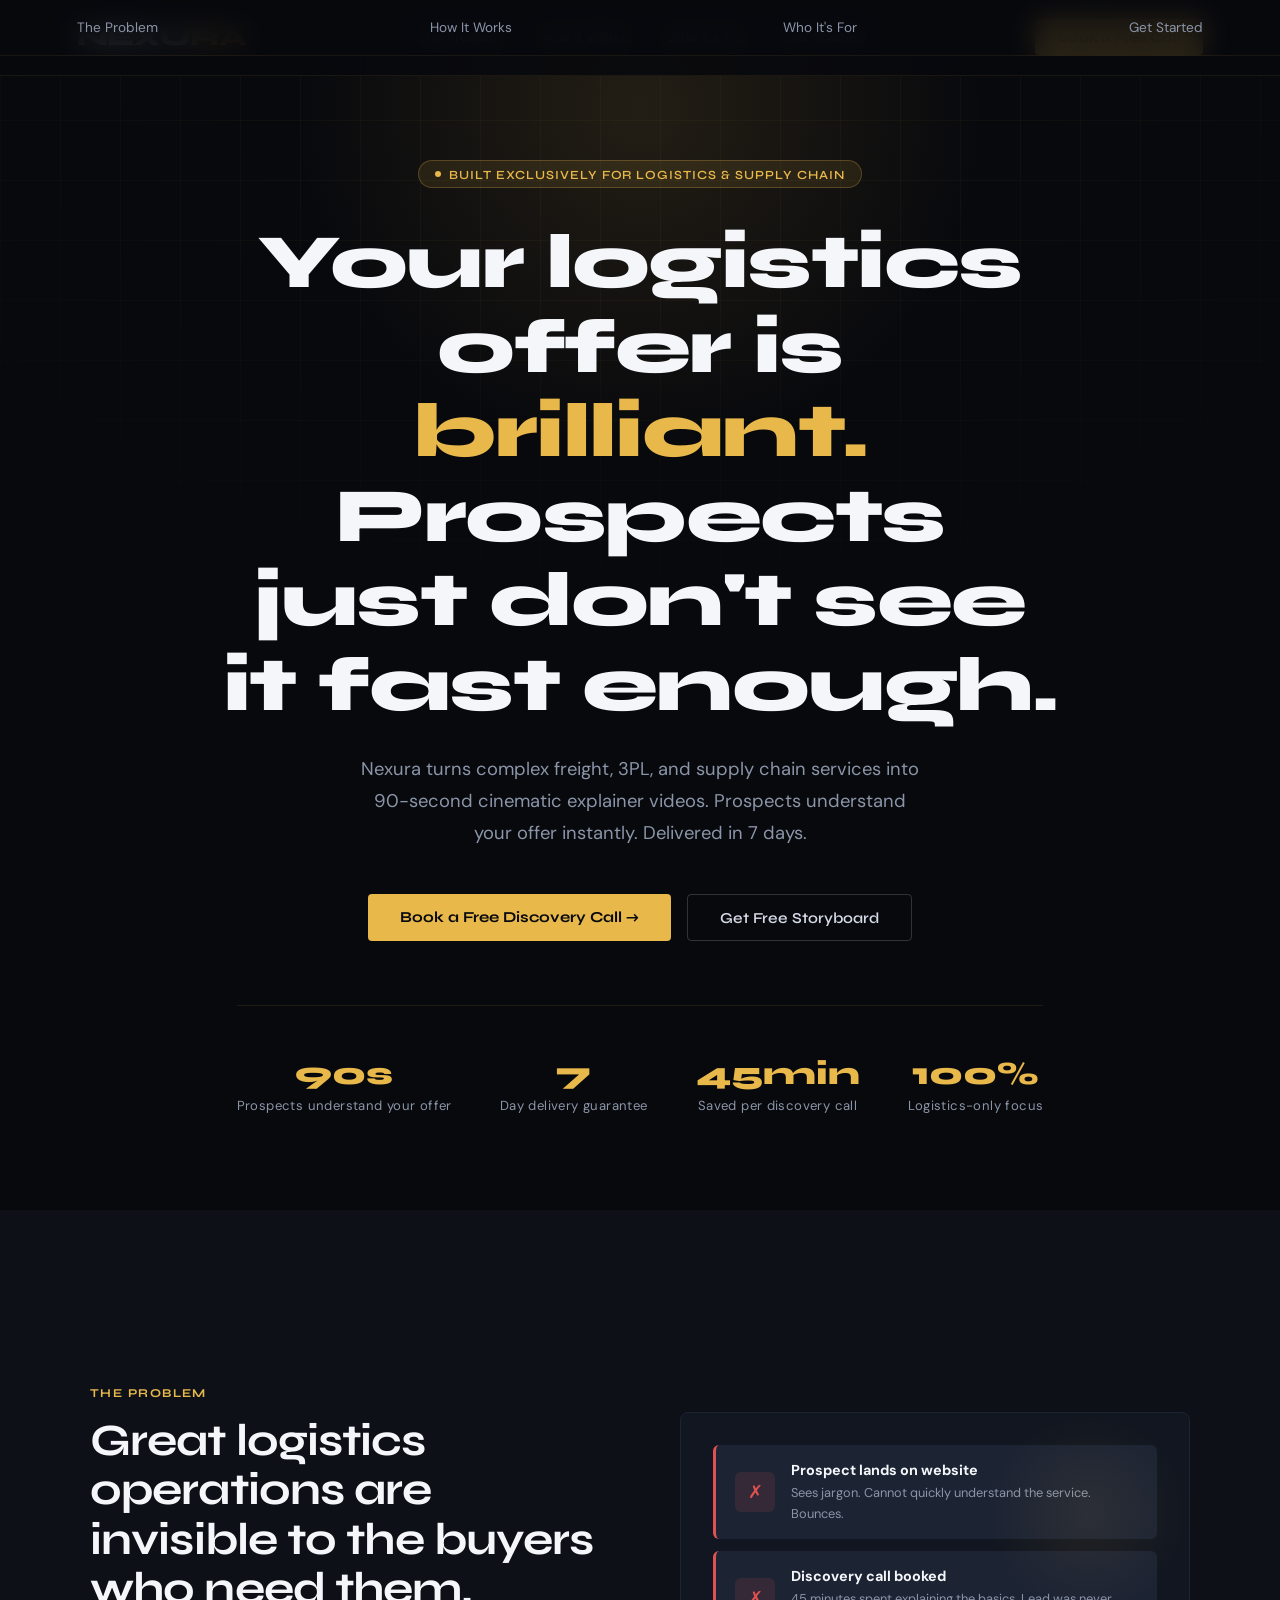
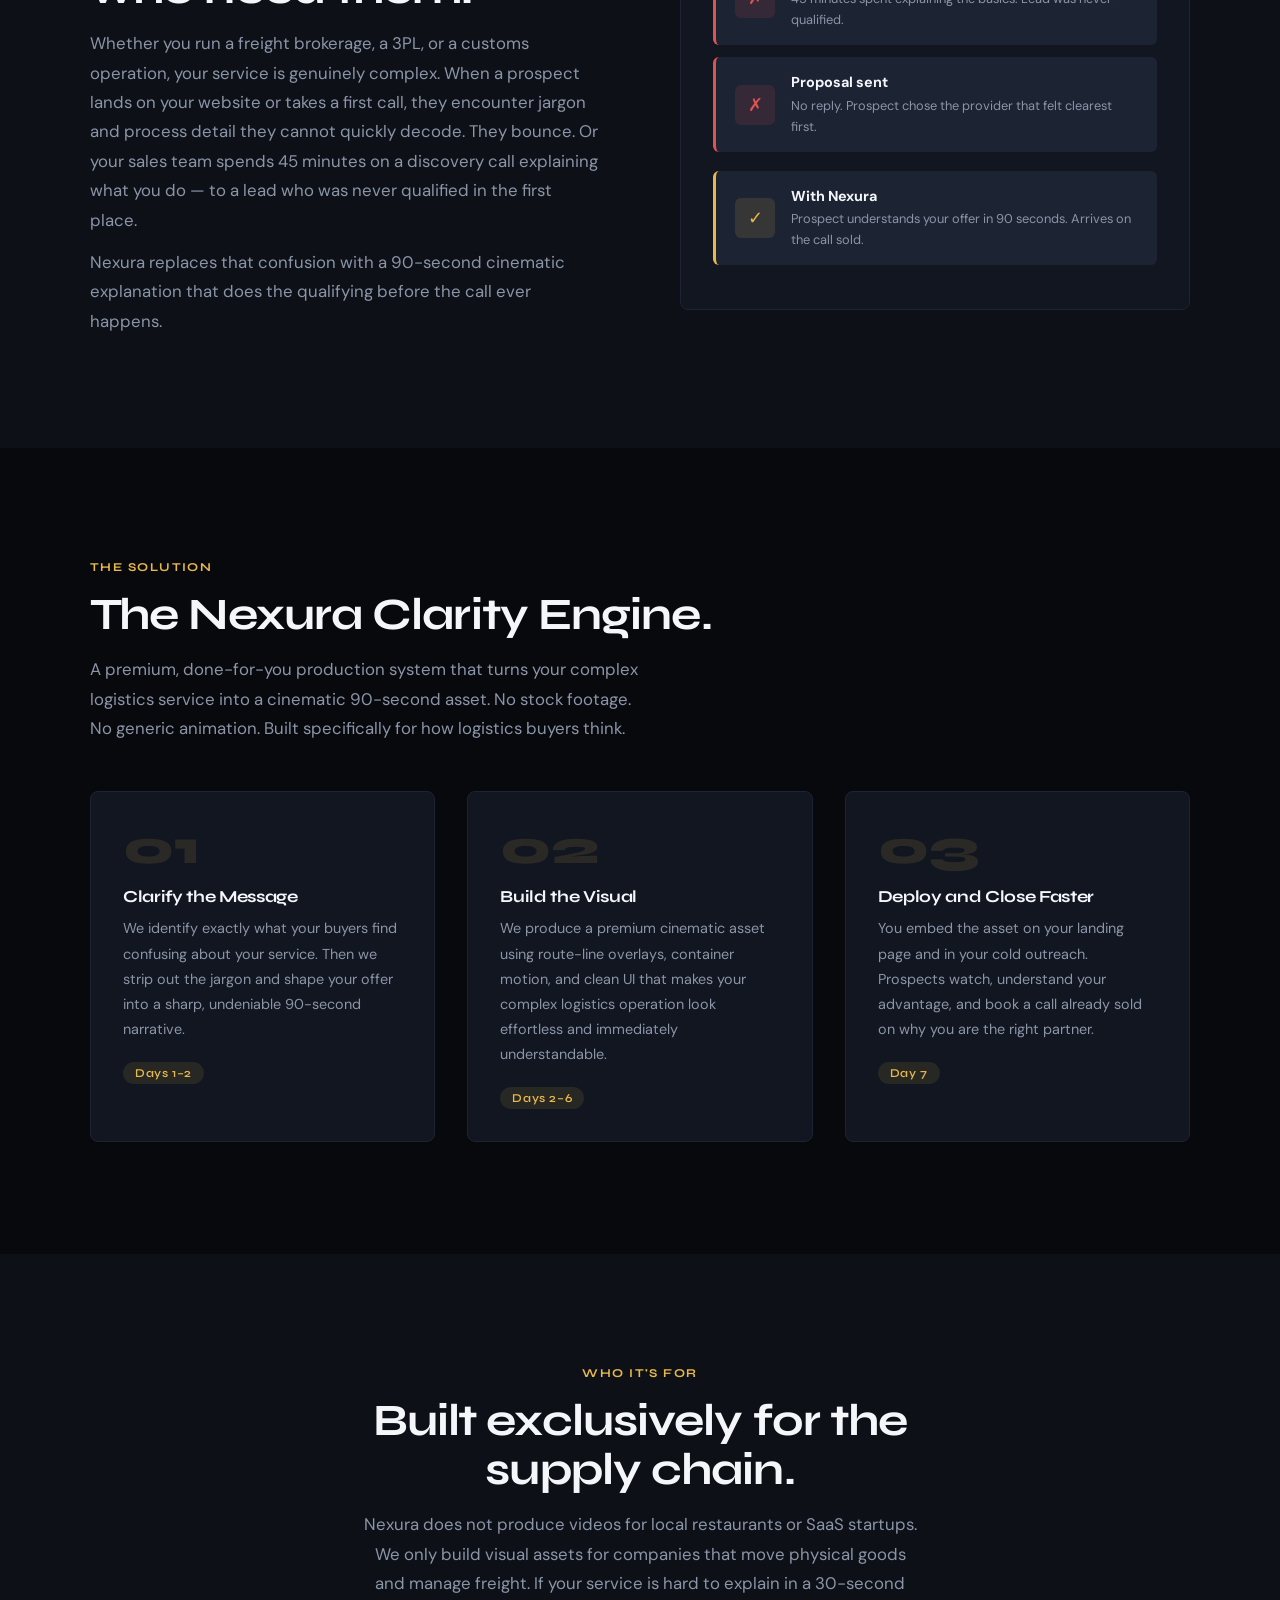
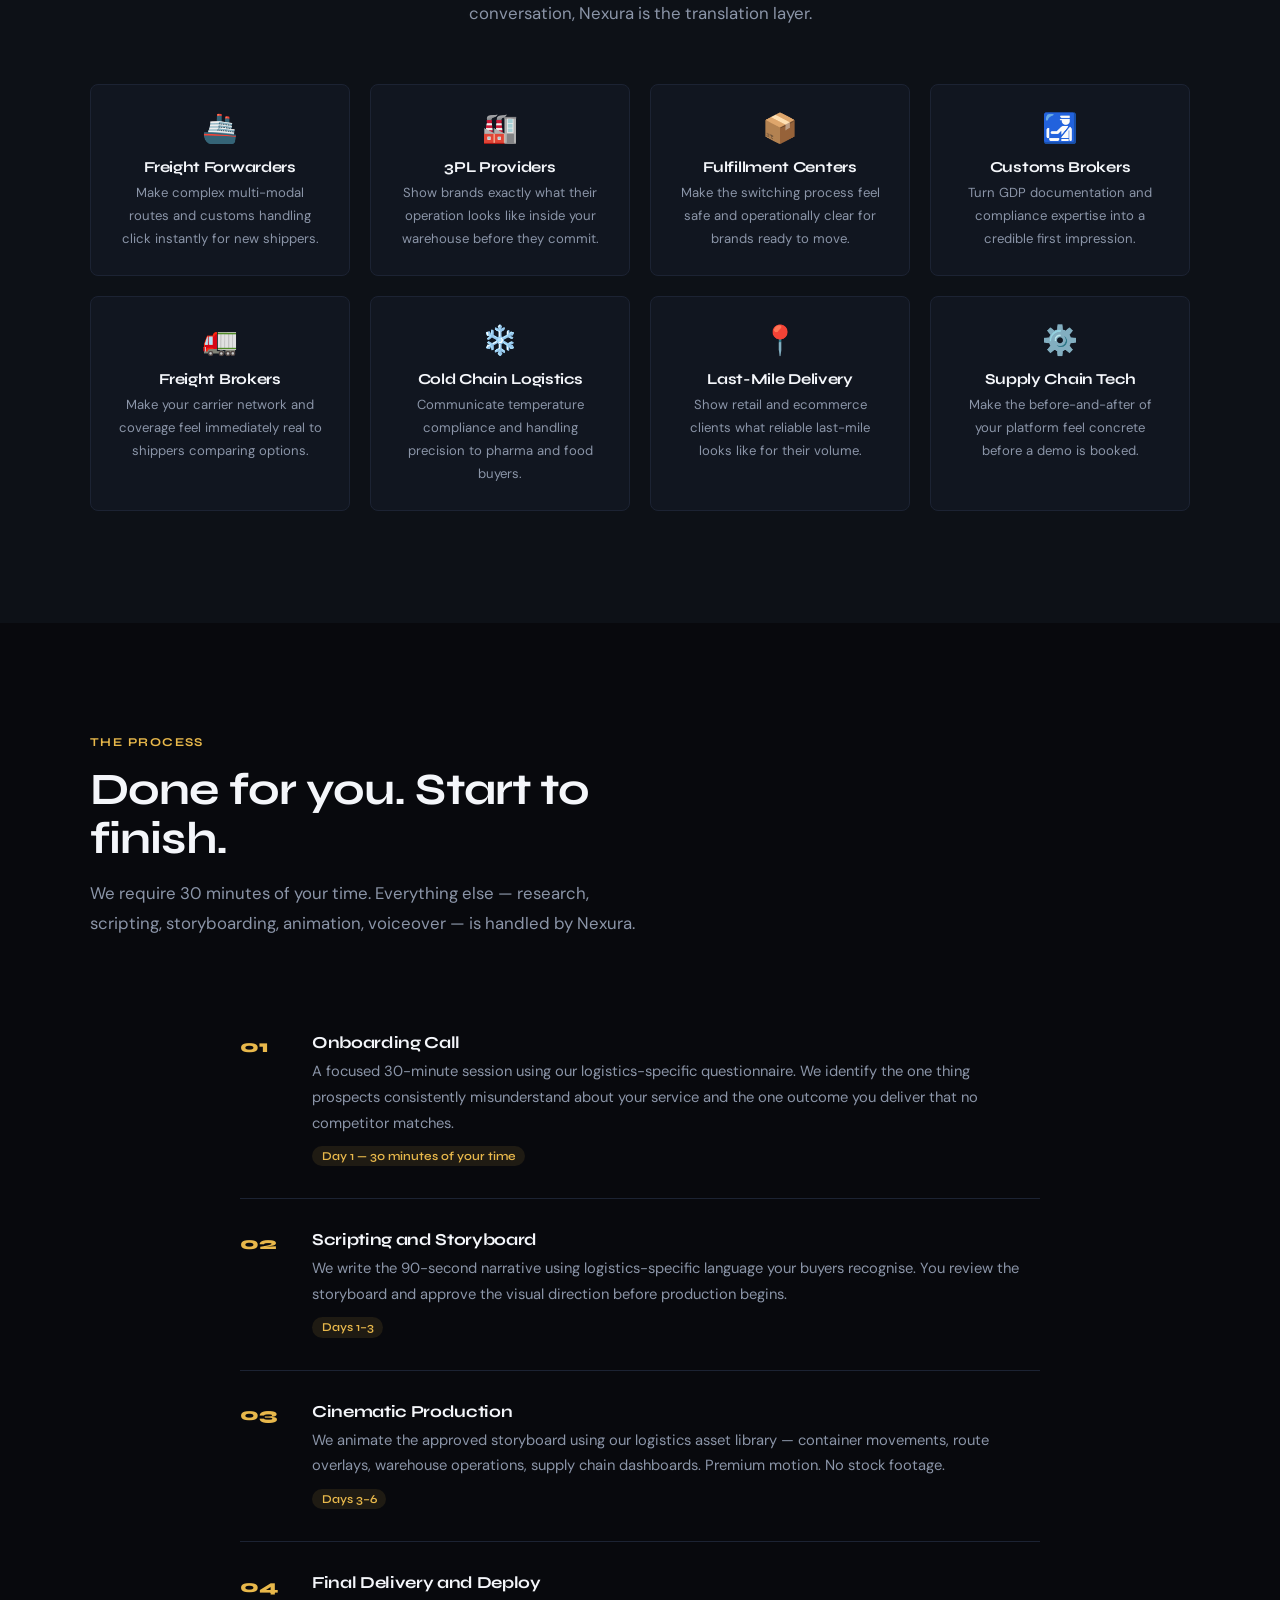
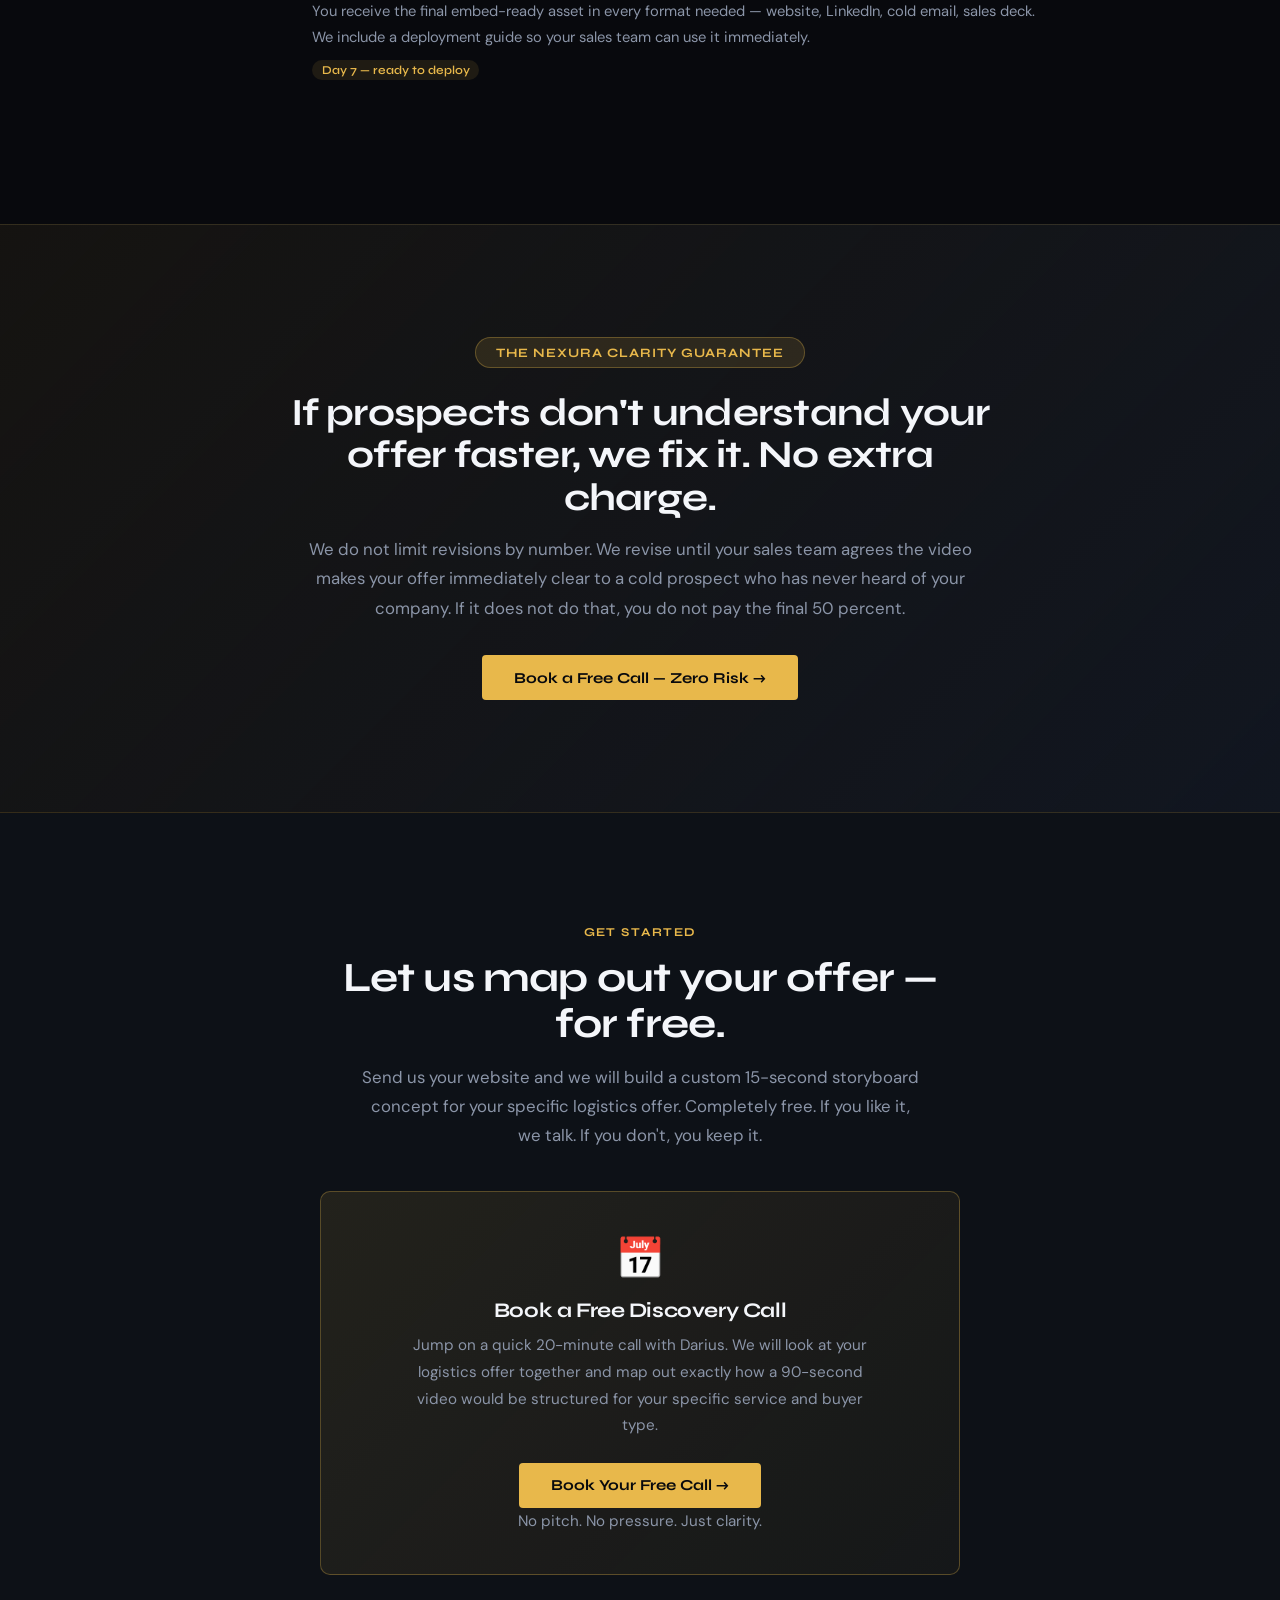
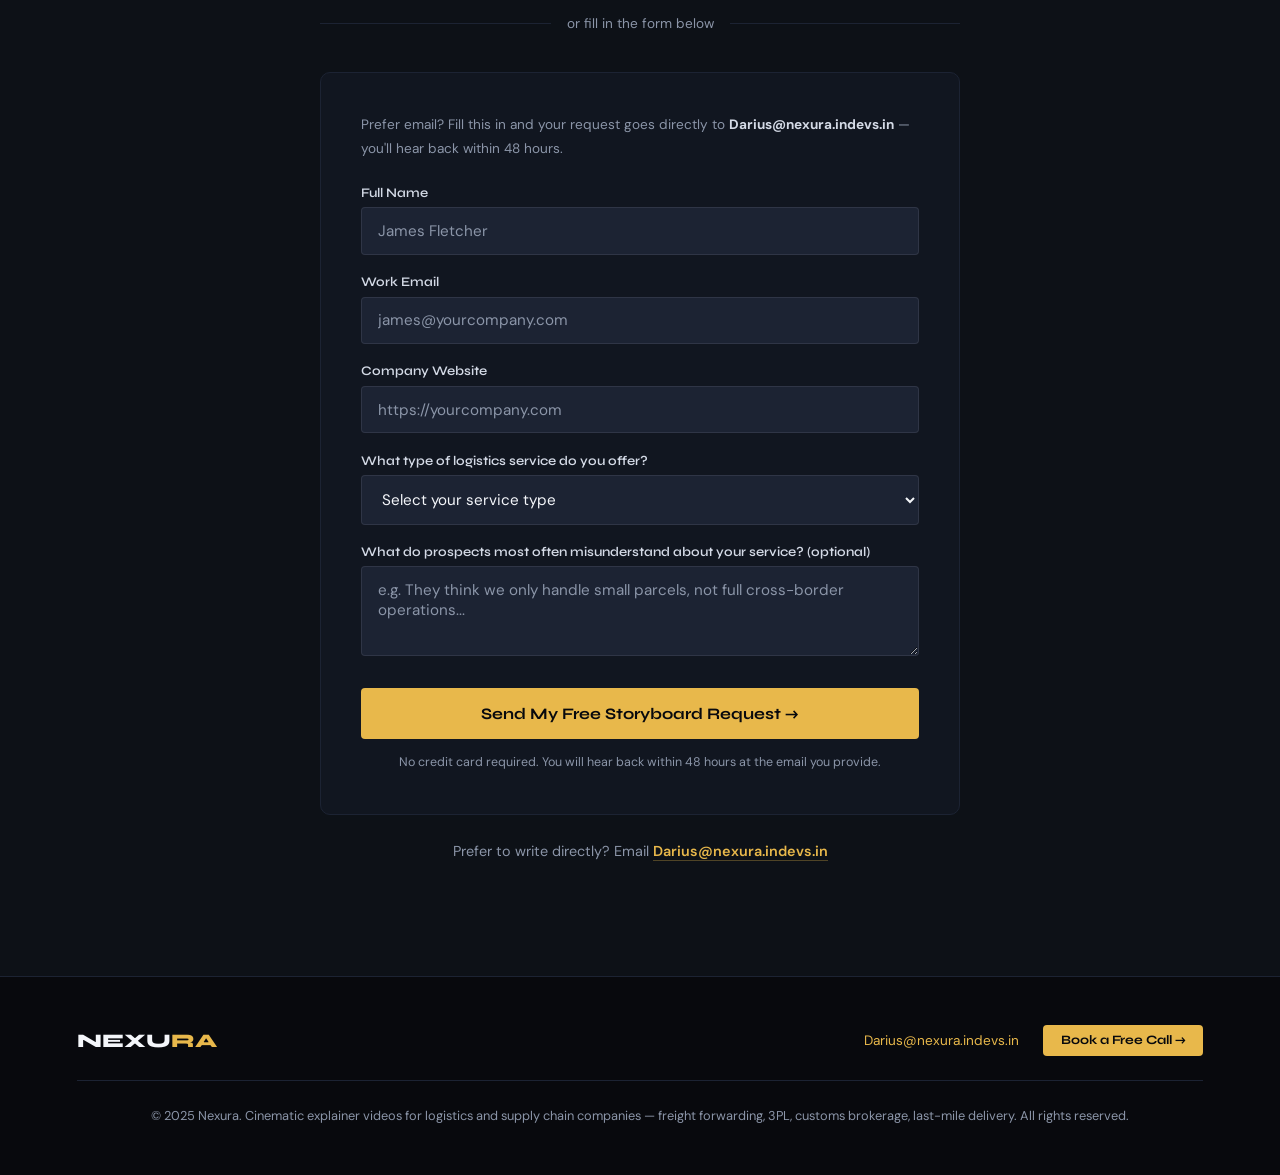
<file: index (2).html>
<!DOCTYPE html>
<html lang="en">
<head>
<meta charset="UTF-8"/>
<meta name="viewport" content="width=device-width,initial-scale=1"/>

<!-- ── SEO ─────────────────────────────────────── -->
<title>Nexura | Logistics Explainer Videos That Close Deals Faster | 3PL, Freight & Supply Chain</title>
<meta name="description" content="Nexura turns complex logistics and supply chain services into 90-second cinematic explainer videos. Built for 3PL, freight forwarding, customs brokers and supply chain companies. 7-day delivery. Book a free storyboard call today."/>
<meta name="keywords" content="Nexura, logistics explainer video, supply chain explainer video, 3PL explainer video, freight forwarding video, logistics marketing video, explainer video for logistics company, supply chain marketing, logistics video production, freight broker marketing video, 3PL marketing, customs broker video, last mile delivery video, warehouse explainer video, logistics content marketing, B2B logistics video, logistics sales enablement, explainer video agency logistics, Nexura logistics, Nexura video"/>
<meta name="robots" content="index, follow"/>
<meta name="author" content="Nexura"/>
<meta name="geo.region" content="GB"/>
<meta name="geo.placename" content="United Kingdom"/>
<link rel="canonical" href="https://nexura.indevs.in/"/>

<!-- ── Open Graph ─────────────────────────────── -->
<meta property="og:type" content="website"/>
<meta property="og:url" content="https://nexura.indevs.in/"/>
<meta property="og:title" content="Nexura | Logistics Explainer Videos That Close Deals Faster"/>
<meta property="og:description" content="We turn complex logistics services into 90-second cinematic assets. Prospects qualify themselves before the first call."/>
<meta property="og:site_name" content="Nexura"/>

<!-- ── Twitter Card ───────────────────────────── -->
<meta name="twitter:card" content="summary_large_image"/>
<meta name="twitter:title" content="Nexura | Logistics Explainer Videos"/>
<meta name="twitter:description" content="90-second cinematic explainer videos built exclusively for logistics and supply chain companies. 7-day delivery."/>

<!-- ── JSON-LD Structured Data ────────────────── -->
<script type="application/ld+json">
{
  "@context":"https://schema.org",
  "@type":"ProfessionalService",
  "name":"Nexura",
  "url":"https://nexura.indevs.in",
  "email":"Darius@nexura.indevs.in",
  "description":"Nexura produces 90-second cinematic explainer videos for logistics and supply chain companies — freight forwarders, 3PLs, customs brokers, last-mile delivery and supply chain tech — helping prospects understand complex offers before the first sales call.",
  "founder":{"@type":"Person","name":"Darius"},
  "areaServed":["United Kingdom","United States","Netherlands","Australia","Canada","Poland","Belgium","Switzerland","Singapore"],
  "hasOfferCatalog":{
    "@type":"OfferCatalog",
    "name":"Nexura Services",
    "itemListElement":[
      {"@type":"Offer","itemOffered":{"@type":"Service","name":"90-Second Logistics Explainer Video","description":"Cinematic explainer video built for freight, 3PL, customs and supply chain companies. Done-for-you scripting, 7-day delivery."}},
      {"@type":"Offer","itemOffered":{"@type":"Service","name":"Free Logistics Storyboard Concept","description":"Free 15-second storyboard concept for your specific logistics offer. No credit card required."}}
    ]
  },
  "sameAs":["https://nexura.indevs.in"],
  "serviceType":["Explainer Video Production","Logistics Marketing Video","Supply Chain Video","3PL Video Marketing","Freight Forwarding Video","Customs Broker Video"]
}
</script>
<script type="application/ld+json">
{
  "@context":"https://schema.org",
  "@type":"FAQPage",
  "mainEntity":[
    {"@type":"Question","name":"What is Nexura?","acceptedAnswer":{"@type":"Answer","text":"Nexura is a specialist video production company that creates 90-second cinematic explainer videos exclusively for logistics and supply chain companies, including freight forwarders, 3PLs, customs brokers, and last-mile delivery providers."}},
    {"@type":"Question","name":"How long does Nexura take to deliver a video?","acceptedAnswer":{"@type":"Answer","text":"Nexura delivers the final video asset in 7 days from the onboarding call. This includes scripting, storyboarding, animation, voiceover and final delivery in all required formats."}},
    {"@type":"Question","name":"What types of logistics companies does Nexura work with?","acceptedAnswer":{"@type":"Answer","text":"Nexura works with freight forwarders, 3PL providers, customs brokers, freight brokers, fulfillment centers, cold chain logistics companies, last-mile delivery operators and supply chain technology platforms."}},
    {"@type":"Question","name":"Does Nexura offer a guarantee?","acceptedAnswer":{"@type":"Answer","text":"Yes. Nexura offers the Clarity Guarantee: if the video does not make your logistics offer immediately clear to a cold prospect, Nexura revises it at no extra cost. If it does not deliver clarity, you do not pay the final 50 percent."}},
    {"@type":"Question","name":"How do I get started with Nexura?","acceptedAnswer":{"@type":"Answer","text":"You can book a free discovery call at https://calendar.app.google/9xqrU5NVcdX63aEo9 or request a free 15-second storyboard concept by filling in the form on the Nexura website. No credit card required."}}
  ]
}
</script>

<!-- ── Fonts ──────────────────────────────────── -->
<link rel="preconnect" href="https://fonts.googleapis.com"/>
<link rel="preconnect" href="https://fonts.gstatic.com" crossorigin/>
<link href="https://fonts.googleapis.com/css2?family=Syne:wght@400;600;700;800&family=DM+Sans:ital,wght@0,300;0,400;0,500;1,300&display=swap" rel="stylesheet"/>

<style>
/* ═══════════════════════════════════════════════
   NEXURA — CSS
   ═══════════════════════════════════════════════ */
:root{
  --ink:    #08090d;
  --deep:   #0d1117;
  --panel:  #111620;
  --edge:   #1c2333;
  --gold:   #e8b84b;
  --gold2:  #f5d080;
  --smoke:  #8b95a8;
  --light:  #d4dae6;
  --white:  #f4f6fa;
  --radius: 4px;
  --fw-head: 'Syne', sans-serif;
  --fw-body: 'DM Sans', sans-serif;
}

*,*::before,*::after{box-sizing:border-box;margin:0;padding:0}
html{scroll-behavior:smooth;font-size:16px}
body{
  font-family:var(--fw-body);
  background:var(--ink);
  color:var(--light);
  -webkit-font-smoothing:antialiased;
  overflow-x:hidden;
}

/* TYPOGRAPHY */
h1,h2,h3,h4{font-family:var(--fw-head);line-height:1.1;letter-spacing:-0.02em}
p{line-height:1.75;color:var(--smoke)}
a{color:inherit;text-decoration:none}

/* ── NAV ──────────────────────────────────────── */
nav{
  position:fixed;top:0;left:0;right:0;z-index:100;
  display:flex;align-items:center;justify-content:space-between;
  padding:1.2rem 6%;
  background:rgba(8,9,13,.85);
  backdrop-filter:blur(14px);
  border-bottom:1px solid rgba(232,184,75,.08);
}
.nav-logo{
  font-family:var(--fw-head);font-weight:800;font-size:1.5rem;
  color:var(--white);letter-spacing:-0.03em;
}
.nav-logo span{color:var(--gold)}
.nav-links{display:flex;gap:2.4rem;align-items:center}
.nav-links a{font-size:.9rem;color:var(--smoke);transition:color .2s}
.nav-links a:hover{color:var(--gold)}
.nav-cta{
  background:var(--gold);color:var(--ink);
  font-family:var(--fw-head);font-weight:700;font-size:.85rem;
  padding:.6rem 1.4rem;border-radius:var(--radius);
  transition:background .2s,transform .15s;letter-spacing:.01em;
}
.nav-cta:hover{background:var(--gold2);transform:translateY(-1px)}

/* ── HERO ─────────────────────────────────────── */
.hero{
  min-height:100vh;
  display:flex;flex-direction:column;justify-content:center;align-items:center;
  text-align:center;
  padding:10rem 6% 6rem;
  position:relative;overflow:hidden;
}
.hero-grid{
  position:absolute;inset:0;
  background-image:
    linear-gradient(rgba(232,184,75,.04) 1px,transparent 1px),
    linear-gradient(90deg,rgba(232,184,75,.04) 1px,transparent 1px);
  background-size:60px 60px;
  mask-image:radial-gradient(ellipse 80% 60% at 50% 0%,#000 40%,transparent 100%);
}
.hero-glow{
  position:absolute;top:-20%;left:50%;transform:translateX(-50%);
  width:700px;height:700px;border-radius:50%;
  background:radial-gradient(circle,rgba(232,184,75,.12) 0%,transparent 70%);
  pointer-events:none;
}
.hero-badge{
  display:inline-flex;align-items:center;gap:.5rem;
  background:rgba(232,184,75,.1);border:1px solid rgba(232,184,75,.25);
  color:var(--gold);font-size:.78rem;font-weight:600;letter-spacing:.08em;
  padding:.35rem 1rem;border-radius:100px;margin-bottom:2rem;
  font-family:var(--fw-head);text-transform:uppercase;
  animation:fadeUp .8s ease both;
}
.hero-badge::before{content:'';width:6px;height:6px;border-radius:50%;background:var(--gold);animation:pulse 2s infinite}
@keyframes pulse{0%,100%{opacity:1}50%{opacity:.3}}

.hero h1{
  font-size:clamp(2.6rem,6vw,5rem);font-weight:800;
  color:var(--white);max-width:840px;
  animation:fadeUp .9s .1s ease both;
}
.hero h1 em{font-style:normal;color:var(--gold)}
.hero-sub{
  font-size:1.15rem;max-width:560px;margin:1.6rem auto 2.8rem;
  animation:fadeUp .9s .2s ease both;
}
.hero-actions{
  display:flex;gap:1rem;justify-content:center;flex-wrap:wrap;
  animation:fadeUp .9s .3s ease both;
}
.btn-primary{
  background:var(--gold);color:var(--ink);
  font-family:var(--fw-head);font-weight:700;font-size:.95rem;
  padding:.85rem 2rem;border-radius:var(--radius);
  transition:background .2s,transform .15s;border:none;cursor:pointer;
}
.btn-primary:hover{background:var(--gold2);transform:translateY(-2px)}
.btn-ghost{
  background:transparent;color:var(--light);
  font-family:var(--fw-head);font-weight:600;font-size:.95rem;
  padding:.85rem 2rem;border-radius:var(--radius);
  border:1px solid rgba(212,218,230,.2);transition:border-color .2s,color .2s;cursor:pointer;
}
.btn-ghost:hover{border-color:var(--gold);color:var(--gold)}

.hero-stats{
  display:flex;gap:3rem;justify-content:center;flex-wrap:wrap;
  margin-top:4rem;padding-top:3rem;
  border-top:1px solid rgba(232,184,75,.1);
  animation:fadeUp .9s .4s ease both;
}
.stat-item{text-align:center}
.stat-num{font-family:var(--fw-head);font-size:2rem;font-weight:800;color:var(--gold)}
.stat-label{font-size:.82rem;color:var(--smoke);margin-top:.25rem;letter-spacing:.03em}

@keyframes fadeUp{from{opacity:0;transform:translateY(28px)}to{opacity:1;transform:translateY(0)}}

/* ── SECTION BASE ─────────────────────────────── */
section{padding:7rem 6%}
.section-label{
  font-family:var(--fw-head);font-size:.75rem;font-weight:700;
  letter-spacing:.12em;text-transform:uppercase;color:var(--gold);
  margin-bottom:1rem;display:block;
}
.section-title{font-size:clamp(1.8rem,3.5vw,2.8rem);color:var(--white);max-width:640px}
.section-body{font-size:1.05rem;max-width:560px;margin-top:1rem}

/* ── PROBLEM SECTION ──────────────────────────── */
.problem{background:var(--deep)}
.problem-grid{
  display:grid;grid-template-columns:1fr 1fr;gap:5rem;
  align-items:center;max-width:1100px;margin:4rem auto 0;
}
.problem-visual{
  background:var(--panel);border:1px solid var(--edge);border-radius:8px;
  padding:2rem;position:relative;overflow:hidden;
}
.problem-visual::before{
  content:'';position:absolute;top:0;right:0;
  width:200px;height:200px;
  background:radial-gradient(circle,rgba(232,184,75,.08),transparent 70%);
}
.metric-card{
  display:flex;align-items:center;gap:1rem;
  padding:1rem 1.2rem;background:var(--edge);border-radius:6px;margin-bottom:.75rem;
}
.metric-icon{
  width:40px;height:40px;border-radius:6px;
  background:rgba(232,184,75,.12);display:grid;place-items:center;
  color:var(--gold);font-size:1.1rem;flex-shrink:0;
}
.metric-text strong{display:block;color:var(--white);font-size:.9rem;margin-bottom:.15rem}
.metric-text span{font-size:.8rem;color:var(--smoke)}
.metric-bad{border-left:3px solid #e05252}
.metric-bad .metric-icon{background:rgba(224,82,82,.12);color:#e05252}

/* ── SOLUTION ─────────────────────────────────── */
.solution{background:var(--ink)}
.steps-grid{
  display:grid;grid-template-columns:repeat(3,1fr);gap:2rem;
  max-width:1100px;margin:4rem auto 0;
}
.step-card{
  background:var(--panel);border:1px solid var(--edge);
  border-radius:8px;padding:2rem;position:relative;
  transition:border-color .3s,transform .3s;
}
.step-card:hover{border-color:rgba(232,184,75,.3);transform:translateY(-4px)}
.step-num{
  font-family:var(--fw-head);font-size:3rem;font-weight:800;
  color:rgba(232,184,75,.12);line-height:1;margin-bottom:1rem;
}
.step-card h3{font-size:1.05rem;color:var(--white);margin-bottom:.6rem}
.step-card p{font-size:.9rem}
.step-tag{
  display:inline-block;margin-top:1.2rem;
  background:rgba(232,184,75,.1);color:var(--gold);
  font-size:.75rem;font-weight:600;padding:.25rem .75rem;border-radius:100px;
  font-family:var(--fw-head);letter-spacing:.05em;
}

/* ── WHO IT'S FOR ─────────────────────────────── */
.who{background:var(--deep)}
.who-inner{max-width:1100px;margin:0 auto}
.who-grid{
  display:grid;grid-template-columns:repeat(4,1fr);gap:1.25rem;
  margin-top:3.5rem;
}
.who-card{
  background:var(--panel);border:1px solid var(--edge);
  border-radius:8px;padding:1.5rem;text-align:center;
  transition:border-color .3s;
}
.who-card:hover{border-color:rgba(232,184,75,.25)}
.who-icon{font-size:1.8rem;margin-bottom:.75rem}
.who-card h4{font-size:.95rem;color:var(--white);margin-bottom:.4rem}
.who-card p{font-size:.82rem}

/* ── PROCESS ──────────────────────────────────── */
.process{background:var(--ink)}
.process-inner{max-width:800px;margin:4rem auto 0}
.process-step{
  display:flex;gap:2rem;align-items:flex-start;
  padding:2rem 0;border-bottom:1px solid var(--edge);
}
.process-step:last-child{border-bottom:none}
.p-num{
  font-family:var(--fw-head);font-weight:800;font-size:1.1rem;
  color:var(--gold);width:40px;flex-shrink:0;padding-top:.1rem;
}
.p-content h3{font-size:1.05rem;color:var(--white);margin-bottom:.4rem}
.p-content p{font-size:.92rem}
.p-time{
  font-size:.75rem;color:var(--gold);font-weight:600;
  background:rgba(232,184,75,.1);padding:.2rem .6rem;border-radius:100px;
  display:inline-block;margin-top:.6rem;font-family:var(--fw-head);
}

/* ── GUARANTEE ────────────────────────────────── */
.guarantee{
  background:linear-gradient(135deg,rgba(232,184,75,.06) 0%,var(--panel) 100%);
  border-top:1px solid rgba(232,184,75,.15);
  border-bottom:1px solid rgba(232,184,75,.15);
}
.guarantee-inner{
  max-width:700px;margin:0 auto;text-align:center;
}
.guarantee-badge{
  display:inline-block;
  background:rgba(232,184,75,.12);border:1px solid rgba(232,184,75,.3);
  color:var(--gold);font-family:var(--fw-head);font-size:.8rem;font-weight:700;
  padding:.4rem 1.2rem;border-radius:100px;letter-spacing:.08em;
  text-transform:uppercase;margin-bottom:1.5rem;
}
.guarantee h2{font-size:clamp(1.6rem,3vw,2.4rem);color:var(--white);margin-bottom:1rem}

/* ── FORM ─────────────────────────────────────── */
.cta-section{background:var(--deep)}
.cta-inner{max-width:640px;margin:0 auto;text-align:center}
.cta-inner h2{font-size:clamp(1.8rem,3.5vw,2.6rem);color:var(--white);margin-bottom:1rem}
.form-card{
  background:var(--panel);border:1px solid var(--edge);
  border-radius:10px;padding:2.5rem;margin-top:2.5rem;text-align:left;
}
.form-group{margin-bottom:1.2rem}
.form-group label{
  display:block;font-size:.82rem;font-weight:600;
  color:var(--light);margin-bottom:.4rem;font-family:var(--fw-head);
}
.form-group input,.form-group textarea,.form-group select{
  width:100%;background:var(--edge);border:1px solid rgba(212,218,230,.1);
  color:var(--white);font-family:var(--fw-body);font-size:.95rem;
  padding:.8rem 1rem;border-radius:var(--radius);outline:none;
  transition:border-color .2s;
}
.form-group input:focus,.form-group textarea:focus,.form-group select:focus{
  border-color:var(--gold);
}
.form-group textarea{resize:vertical;min-height:90px}
.form-group input::placeholder,.form-group textarea::placeholder{color:var(--smoke)}
.form-group select option{background:var(--panel)}
.form-submit{
  width:100%;background:var(--gold);color:var(--ink);
  font-family:var(--fw-head);font-weight:700;font-size:1rem;
  padding:1rem;border-radius:var(--radius);border:none;cursor:pointer;
  transition:background .2s,transform .15s;margin-top:.5rem;
}
.form-submit:hover{background:var(--gold2);transform:translateY(-1px)}
.form-note{font-size:.78rem;text-align:center;margin-top:.8rem;color:var(--smoke)}

/* ── FOOTER ───────────────────────────────────── */
footer{
  background:var(--ink);
  border-top:1px solid var(--edge);
  padding:3rem 6%;
  display:flex;align-items:center;justify-content:space-between;flex-wrap:wrap;gap:1.5rem;
}
.footer-logo{font-family:var(--fw-head);font-weight:800;font-size:1.2rem;color:var(--white)}
.footer-logo span{color:var(--gold)}
.footer-links{display:flex;gap:2rem}
.footer-links a{font-size:.85rem;color:var(--smoke);transition:color .2s}
.footer-links a:hover{color:var(--gold)}
.footer-copy{font-size:.8rem;color:var(--smoke);width:100%;text-align:center;padding-top:1.5rem;border-top:1px solid var(--edge)}

/* ── RESPONSIVE ───────────────────────────────── */
@media(max-width:900px){
  .problem-grid,.steps-grid{grid-template-columns:1fr}
  .who-grid{grid-template-columns:repeat(2,1fr)}
  .nav-links{display:none}
}
@media(max-width:560px){
  .hero-stats{gap:2rem}
  .who-grid{grid-template-columns:1fr 1fr}
  nav{padding:1rem 5%}
  section{padding:5rem 5%}
}

/* ── SCROLL REVEAL ────────────────────────────── */
.reveal{opacity:0;transform:translateY(30px);transition:opacity .7s ease,transform .7s ease}
.reveal.visible{opacity:1;transform:none}

/* ── BOOK CARD ────────────────────────────────── */
.book-card{
  background:linear-gradient(135deg,rgba(232,184,75,.1),rgba(232,184,75,.04));
  border:1px solid rgba(232,184,75,.3);
  border-radius:10px;padding:2.5rem;margin-top:2.5rem;text-align:center;
}
.book-icon{font-size:2.5rem;margin-bottom:1rem}
.book-card h3{font-size:1.3rem;color:var(--white);margin-bottom:.6rem}
.book-card p{font-size:.95rem;max-width:460px;margin:0 auto}
.book-note{font-size:.8rem;color:var(--smoke);margin-top:.8rem}

/* ── OR DIVIDER ───────────────────────────────── */
.or-divider{
  display:flex;align-items:center;gap:1rem;
  margin:2.5rem 0;color:var(--smoke);font-size:.85rem;
}
.or-divider::before,.or-divider::after{
  content:'';flex:1;height:1px;background:var(--edge);
}

/* ── DIRECT CONTACT ───────────────────────────── */
.direct-contact{text-align:center;margin-top:1.5rem;font-size:.9rem;color:var(--smoke)}
.email-link{
  color:var(--gold);font-weight:600;
  border-bottom:1px solid rgba(232,184,75,.3);
  transition:border-color .2s;
}
.email-link:hover{border-color:var(--gold)}

/* ── FOOTER CONTACT ───────────────────────────── */
.footer-contact{display:flex;gap:1.5rem;align-items:center;flex-wrap:wrap}
.footer-email{font-size:.85rem;color:var(--gold);transition:opacity .2s}
.footer-email:hover{opacity:.7}
.footer-book{
  background:var(--gold);color:var(--ink);
  font-family:var(--fw-head);font-weight:700;font-size:.8rem;
  padding:.45rem 1.1rem;border-radius:var(--radius);
  transition:background .2s;
}
.footer-book:hover{background:var(--gold2)}
</style>
</head>
<body>

<!-- ═══════════════════ NAV ═══════════════════ -->
<nav>
  <div class="nav-logo">NEXU<span>RA</span></div>
  <div class="nav-links">
    <a href="#problem">The Problem</a>
    <a href="#solution">How It Works</a>
    <a href="#who">Who It's For</a>
    <a href="#contact">Get Started</a>
  </div>
  <a href="https://calendar.app.google/9xqrU5NVcdX63aEo9" target="_blank" rel="noopener" class="nav-cta">Book a Free Call</a>
</nav>

<!-- ═══════════════════ HERO ══════════════════ -->
<header class="hero" id="home">
  <div class="hero-grid" aria-hidden="true"></div>
  <div class="hero-glow" aria-hidden="true"></div>

  <span class="hero-badge">Built exclusively for logistics &amp; supply chain</span>

  <h1>Your logistics offer is <em>brilliant.</em><br>Prospects just don't see it fast enough.</h1>

  <p class="hero-sub">
    Nexura turns complex freight, 3PL, and supply chain services into 90-second cinematic explainer videos. Prospects understand your offer instantly. Delivered in 7 days.
  </p>

  <div class="hero-actions">
    <a href="https://calendar.app.google/9xqrU5NVcdX63aEo9" target="_blank" rel="noopener" class="btn-primary">Book a Free Discovery Call →</a>
    <a href="#contact" class="btn-ghost">Get Free Storyboard</a>
  </div>

  <div class="hero-stats">
    <div class="stat-item">
      <div class="stat-num">90s</div>
      <div class="stat-label">Prospects understand your offer</div>
    </div>
    <div class="stat-item">
      <div class="stat-num">7</div>
      <div class="stat-label">Day delivery guarantee</div>
    </div>
    <div class="stat-item">
      <div class="stat-num">45min</div>
      <div class="stat-label">Saved per discovery call</div>
    </div>
    <div class="stat-item">
      <div class="stat-num">100%</div>
      <div class="stat-label">Logistics-only focus</div>
    </div>
  </div>
</header>

<!-- ═══════════════════ PROBLEM ════════════════ -->
<section class="problem" id="problem">
  <div class="problem-grid">
    <div class="reveal">
      <span class="section-label">The Problem</span>
      <h2 class="section-title">Great logistics operations are invisible to the buyers who need them.</h2>
      <p class="section-body">
        Whether you run a freight brokerage, a 3PL, or a customs operation, your service is genuinely complex. When a prospect lands on your website or takes a first call, they encounter jargon and process detail they cannot quickly decode. They bounce. Or your sales team spends 45 minutes on a discovery call explaining what you do — to a lead who was never qualified in the first place.
      </p>
      <p class="section-body" style="margin-top:.8rem">
        Nexura replaces that confusion with a 90-second cinematic explanation that does the qualifying before the call ever happens.
      </p>
    </div>

    <div class="problem-visual reveal">
      <div class="metric-card metric-bad">
        <div class="metric-icon">✗</div>
        <div class="metric-text">
          <strong>Prospect lands on website</strong>
          <span>Sees jargon. Cannot quickly understand the service. Bounces.</span>
        </div>
      </div>
      <div class="metric-card metric-bad">
        <div class="metric-icon">✗</div>
        <div class="metric-text">
          <strong>Discovery call booked</strong>
          <span>45 minutes spent explaining the basics. Lead was never qualified.</span>
        </div>
      </div>
      <div class="metric-card metric-bad">
        <div class="metric-icon">✗</div>
        <div class="metric-text">
          <strong>Proposal sent</strong>
          <span>No reply. Prospect chose the provider that felt clearest first.</span>
        </div>
      </div>
      <div class="metric-card" style="border-left:3px solid var(--gold);margin-top:1.2rem">
        <div class="metric-icon">✓</div>
        <div class="metric-text">
          <strong>With Nexura</strong>
          <span>Prospect understands your offer in 90 seconds. Arrives on the call sold.</span>
        </div>
      </div>
    </div>
  </div>
</section>

<!-- ═══════════════════ SOLUTION ═══════════════ -->
<section class="solution" id="solution">
  <div style="max-width:1100px;margin:0 auto">
    <div class="reveal">
      <span class="section-label">The Solution</span>
      <h2 class="section-title">The Nexura Clarity Engine.</h2>
      <p class="section-body">
        A premium, done-for-you production system that turns your complex logistics service into a cinematic 90-second asset. No stock footage. No generic animation. Built specifically for how logistics buyers think.
      </p>
    </div>

    <div class="steps-grid" style="margin-top:3rem">
      <div class="step-card reveal">
        <div class="step-num">01</div>
        <h3>Clarify the Message</h3>
        <p>We identify exactly what your buyers find confusing about your service. Then we strip out the jargon and shape your offer into a sharp, undeniable 90-second narrative.</p>
        <span class="step-tag">Days 1–2</span>
      </div>
      <div class="step-card reveal">
        <div class="step-num">02</div>
        <h3>Build the Visual</h3>
        <p>We produce a premium cinematic asset using route-line overlays, container motion, and clean UI that makes your complex logistics operation look effortless and immediately understandable.</p>
        <span class="step-tag">Days 2–6</span>
      </div>
      <div class="step-card reveal">
        <div class="step-num">03</div>
        <h3>Deploy and Close Faster</h3>
        <p>You embed the asset on your landing page and in your cold outreach. Prospects watch, understand your advantage, and book a call already sold on why you are the right partner.</p>
        <span class="step-tag">Day 7</span>
      </div>
    </div>
  </div>
</section>

<!-- ═══════════════════ WHO ════════════════════ -->
<section class="who" id="who">
  <div class="who-inner">
    <div class="reveal" style="text-align:center;margin-bottom:1rem">
      <span class="section-label">Who It's For</span>
      <h2 class="section-title" style="margin:0 auto;text-align:center">Built exclusively for the supply chain.</h2>
      <p class="section-body" style="text-align:center;margin:1rem auto 0">
        Nexura does not produce videos for local restaurants or SaaS startups. We only build visual assets for companies that move physical goods and manage freight. If your service is hard to explain in a 30-second conversation, Nexura is the translation layer.
      </p>
    </div>

    <div class="who-grid">
      <div class="who-card reveal">
        <div class="who-icon">🚢</div>
        <h4>Freight Forwarders</h4>
        <p>Make complex multi-modal routes and customs handling click instantly for new shippers.</p>
      </div>
      <div class="who-card reveal">
        <div class="who-icon">🏭</div>
        <h4>3PL Providers</h4>
        <p>Show brands exactly what their operation looks like inside your warehouse before they commit.</p>
      </div>
      <div class="who-card reveal">
        <div class="who-icon">📦</div>
        <h4>Fulfillment Centers</h4>
        <p>Make the switching process feel safe and operationally clear for brands ready to move.</p>
      </div>
      <div class="who-card reveal">
        <div class="who-icon">🛃</div>
        <h4>Customs Brokers</h4>
        <p>Turn GDP documentation and compliance expertise into a credible first impression.</p>
      </div>
      <div class="who-card reveal">
        <div class="who-icon">🚛</div>
        <h4>Freight Brokers</h4>
        <p>Make your carrier network and coverage feel immediately real to shippers comparing options.</p>
      </div>
      <div class="who-card reveal">
        <div class="who-icon">❄️</div>
        <h4>Cold Chain Logistics</h4>
        <p>Communicate temperature compliance and handling precision to pharma and food buyers.</p>
      </div>
      <div class="who-card reveal">
        <div class="who-icon">📍</div>
        <h4>Last-Mile Delivery</h4>
        <p>Show retail and ecommerce clients what reliable last-mile looks like for their volume.</p>
      </div>
      <div class="who-card reveal">
        <div class="who-icon">⚙️</div>
        <h4>Supply Chain Tech</h4>
        <p>Make the before-and-after of your platform feel concrete before a demo is booked.</p>
      </div>
    </div>
  </div>
</section>

<!-- ═══════════════════ PROCESS ════════════════ -->
<section class="process" id="process">
  <div style="max-width:1100px;margin:0 auto">
    <div class="reveal">
      <span class="section-label">The Process</span>
      <h2 class="section-title">Done for you. Start to finish.</h2>
      <p class="section-body">We require 30 minutes of your time. Everything else — research, scripting, storyboarding, animation, voiceover — is handled by Nexura.</p>
    </div>
    <div class="process-inner">
      <div class="process-step reveal">
        <div class="p-num">01</div>
        <div class="p-content">
          <h3>Onboarding Call</h3>
          <p>A focused 30-minute session using our logistics-specific questionnaire. We identify the one thing prospects consistently misunderstand about your service and the one outcome you deliver that no competitor matches.</p>
          <span class="p-time">Day 1 — 30 minutes of your time</span>
        </div>
      </div>
      <div class="process-step reveal">
        <div class="p-num">02</div>
        <div class="p-content">
          <h3>Scripting and Storyboard</h3>
          <p>We write the 90-second narrative using logistics-specific language your buyers recognise. You review the storyboard and approve the visual direction before production begins.</p>
          <span class="p-time">Days 1–3</span>
        </div>
      </div>
      <div class="process-step reveal">
        <div class="p-num">03</div>
        <div class="p-content">
          <h3>Cinematic Production</h3>
          <p>We animate the approved storyboard using our logistics asset library — container movements, route overlays, warehouse operations, supply chain dashboards. Premium motion. No stock footage.</p>
          <span class="p-time">Days 3–6</span>
        </div>
      </div>
      <div class="process-step reveal">
        <div class="p-num">04</div>
        <div class="p-content">
          <h3>Final Delivery and Deploy</h3>
          <p>You receive the final embed-ready asset in every format needed — website, LinkedIn, cold email, sales deck. We include a deployment guide so your sales team can use it immediately.</p>
          <span class="p-time">Day 7 — ready to deploy</span>
        </div>
      </div>
    </div>
  </div>
</section>

<!-- ═══════════════════ GUARANTEE ══════════════ -->
<section class="guarantee">
  <div class="guarantee-inner reveal">
    <div class="guarantee-badge">The Nexura Clarity Guarantee</div>
    <h2>If prospects don't understand your offer faster, we fix it. No extra charge.</h2>
    <p style="margin-top:1rem;font-size:1.05rem">
      We do not limit revisions by number. We revise until your sales team agrees the video makes your offer immediately clear to a cold prospect who has never heard of your company. If it does not do that, you do not pay the final 50 percent.
    </p>
    <a href="https://calendar.app.google/9xqrU5NVcdX63aEo9" target="_blank" rel="noopener" class="btn-primary" style="margin-top:2rem;display:inline-block">Book a Free Call — Zero Risk →</a>
  </div>
</section>

<!-- ═══════════════════ CTA FORM ══════════════ -->
<section class="cta-section" id="contact">
  <div class="cta-inner">
    <div class="reveal">
      <span class="section-label">Get Started</span>
      <h2>Let us map out your offer — for free.</h2>
      <p class="section-body" style="margin:0 auto">
        Send us your website and we will build a custom 15-second storyboard concept for your specific logistics offer. Completely free. If you like it, we talk. If you don't, you keep it.
      </p>
    </div>

    <!-- ── Book a Call ───────────────────────────── -->
    <div class="book-card reveal">
      <div class="book-icon">📅</div>
      <h3>Book a Free Discovery Call</h3>
      <p>Jump on a quick 20-minute call with Darius. We will look at your logistics offer together and map out exactly how a 90-second video would be structured for your specific service and buyer type.</p>
      <a href="https://calendar.app.google/9xqrU5NVcdX63aEo9" target="_blank" rel="noopener" class="btn-primary" style="display:inline-block;margin-top:1.5rem">
        Book Your Free Call →
      </a>
      <p class="book-note">No pitch. No pressure. Just clarity.</p>
    </div>

    <!-- ── OR divider ────────────────────────────── -->
    <div class="or-divider reveal"><span>or fill in the form below</span></div>

    <!-- ── Storyboard Request Form ──────────────── -->
    <div class="form-card reveal">
      <p style="font-size:.85rem;color:var(--smoke);margin-bottom:1.5rem">Prefer email? Fill this in and your request goes directly to <strong style="color:var(--light)">Darius@nexura.indevs.in</strong> — you'll hear back within 48 hours.</p>
      <form id="nexura-form" action="https://formsubmit.co/Hendrickdariuss@gmail.com" method="POST">
        <!-- FormSubmit config -->
        <input type="hidden" name="_subject" value="New Nexura Storyboard Request"/>
        <input type="hidden" name="_next" value="https://nexura.indevs.in/?success=true"/>
        <input type="hidden" name="_captcha" value="false"/>
        <input type="hidden" name="_template" value="table"/>

        <div class="form-group">
          <label for="name">Full Name</label>
          <input type="text" id="name" name="name" placeholder="James Fletcher" required/>
        </div>
        <div class="form-group">
          <label for="email">Work Email</label>
          <input type="email" id="email" name="email" placeholder="james@yourcompany.com" required/>
        </div>
        <div class="form-group">
          <label for="website">Company Website</label>
          <input type="url" id="website" name="website" placeholder="https://yourcompany.com" required/>
        </div>
        <div class="form-group">
          <label for="service">What type of logistics service do you offer?</label>
          <select id="service" name="service">
            <option value="">Select your service type</option>
            <option>Freight Forwarding</option>
            <option>3PL / Warehousing</option>
            <option>Freight Brokerage</option>
            <option>Customs Brokerage</option>
            <option>Last-Mile / Courier</option>
            <option>Cold Chain / Pharma Logistics</option>
            <option>Fulfillment / eCommerce</option>
            <option>Supply Chain Technology</option>
            <option>Other</option>
          </select>
        </div>
        <div class="form-group">
          <label for="pain">What do prospects most often misunderstand about your service? (optional)</label>
          <textarea id="pain" name="pain" placeholder="e.g. They think we only handle small parcels, not full cross-border operations..."></textarea>
        </div>
        <button type="submit" class="form-submit">Send My Free Storyboard Request →</button>
        <p class="form-note">No credit card required. You will hear back within 48 hours at the email you provide.</p>
      </form>
    </div>

    <!-- ── Direct Email ──────────────────────────── -->
    <div class="direct-contact reveal">
      <p>Prefer to write directly? Email <a href="mailto:Darius@nexura.indevs.in" class="email-link">Darius@nexura.indevs.in</a></p>
    </div>
  </div>
</section>

<!-- ═══════════════════ FOOTER ════════════════ -->
<footer>
  <div class="footer-logo">NEXU<span>RA</span></div>
  <nav class="footer-links" aria-label="Footer navigation">
    <a href="#problem">The Problem</a>
    <a href="#solution">How It Works</a>
    <a href="#who">Who It's For</a>
    <a href="#contact">Get Started</a>
  </nav>
  <div class="footer-contact">
    <a href="mailto:Darius@nexura.indevs.in" class="footer-email">Darius@nexura.indevs.in</a>
    <a href="https://calendar.app.google/9xqrU5NVcdX63aEo9" target="_blank" rel="noopener" class="footer-book">Book a Free Call →</a>
  </div>
  <p class="footer-copy">© 2025 Nexura. Cinematic explainer videos for logistics and supply chain companies — freight forwarding, 3PL, customs brokerage, last-mile delivery. All rights reserved.</p>
</footer>

<!-- ═══════════════════ JS ════════════════════ -->
<script>
// Scroll reveal
const reveals = document.querySelectorAll('.reveal');
const observer = new IntersectionObserver((entries)=>{
  entries.forEach(e=>{
    if(e.isIntersecting){e.target.classList.add('visible')}
  });
},{threshold:0.12});
reveals.forEach(r=>observer.observe(r));
</script>

</body>
</html>
</file>
